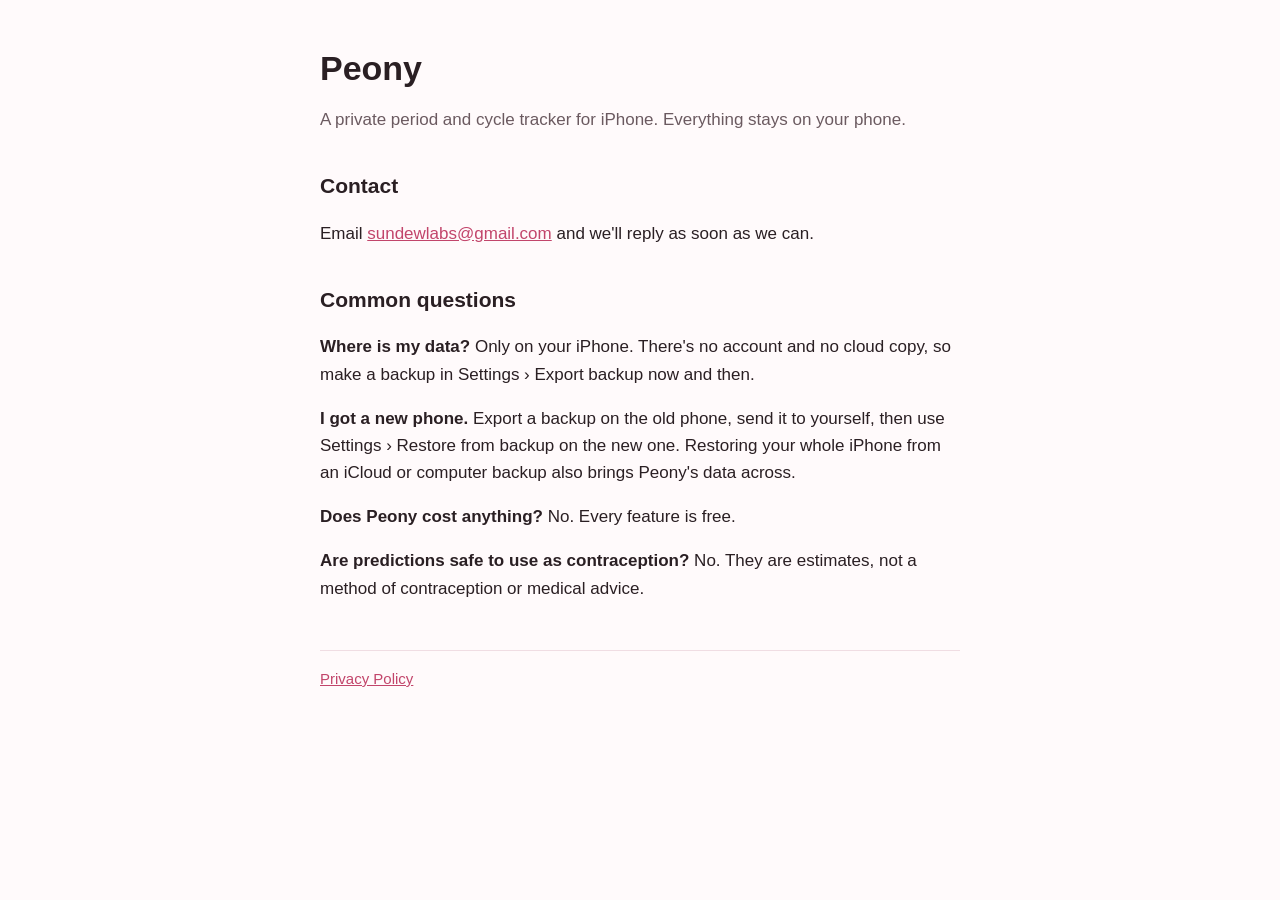
<file: index.html>
<!doctype html>
<html lang="en">
<head>
<meta charset="utf-8">
<meta name="viewport" content="width=device-width, initial-scale=1">
<title>Peony Support</title>
<link rel="stylesheet" href="style.css">
</head>
<body>
<main>
<h1>Peony</h1>
<p class="muted">A private period and cycle tracker for iPhone. Everything stays on your phone.</p>

<h2>Contact</h2>
<p>Email <a href="mailto:sundewlabs@gmail.com">sundewlabs@gmail.com</a> and we'll reply as soon as we can.</p>

<h2>Common questions</h2>
<p><strong>Where is my data?</strong> Only on your iPhone. There's no account and no cloud copy, so make a backup in Settings › Export backup now and then.</p>
<p><strong>I got a new phone.</strong> Export a backup on the old phone, send it to yourself, then use Settings › Restore from backup on the new one. Restoring your whole iPhone from an iCloud or computer backup also brings Peony's data across.</p>
<p><strong>Does Peony cost anything?</strong> No. Every feature is free.</p>
<p><strong>Are predictions safe to use as contraception?</strong> No. They are estimates, not a method of contraception or medical advice.</p>

<footer class="muted"><a href="privacy.html">Privacy Policy</a></footer>
</main>
</body>
</html>
</file>
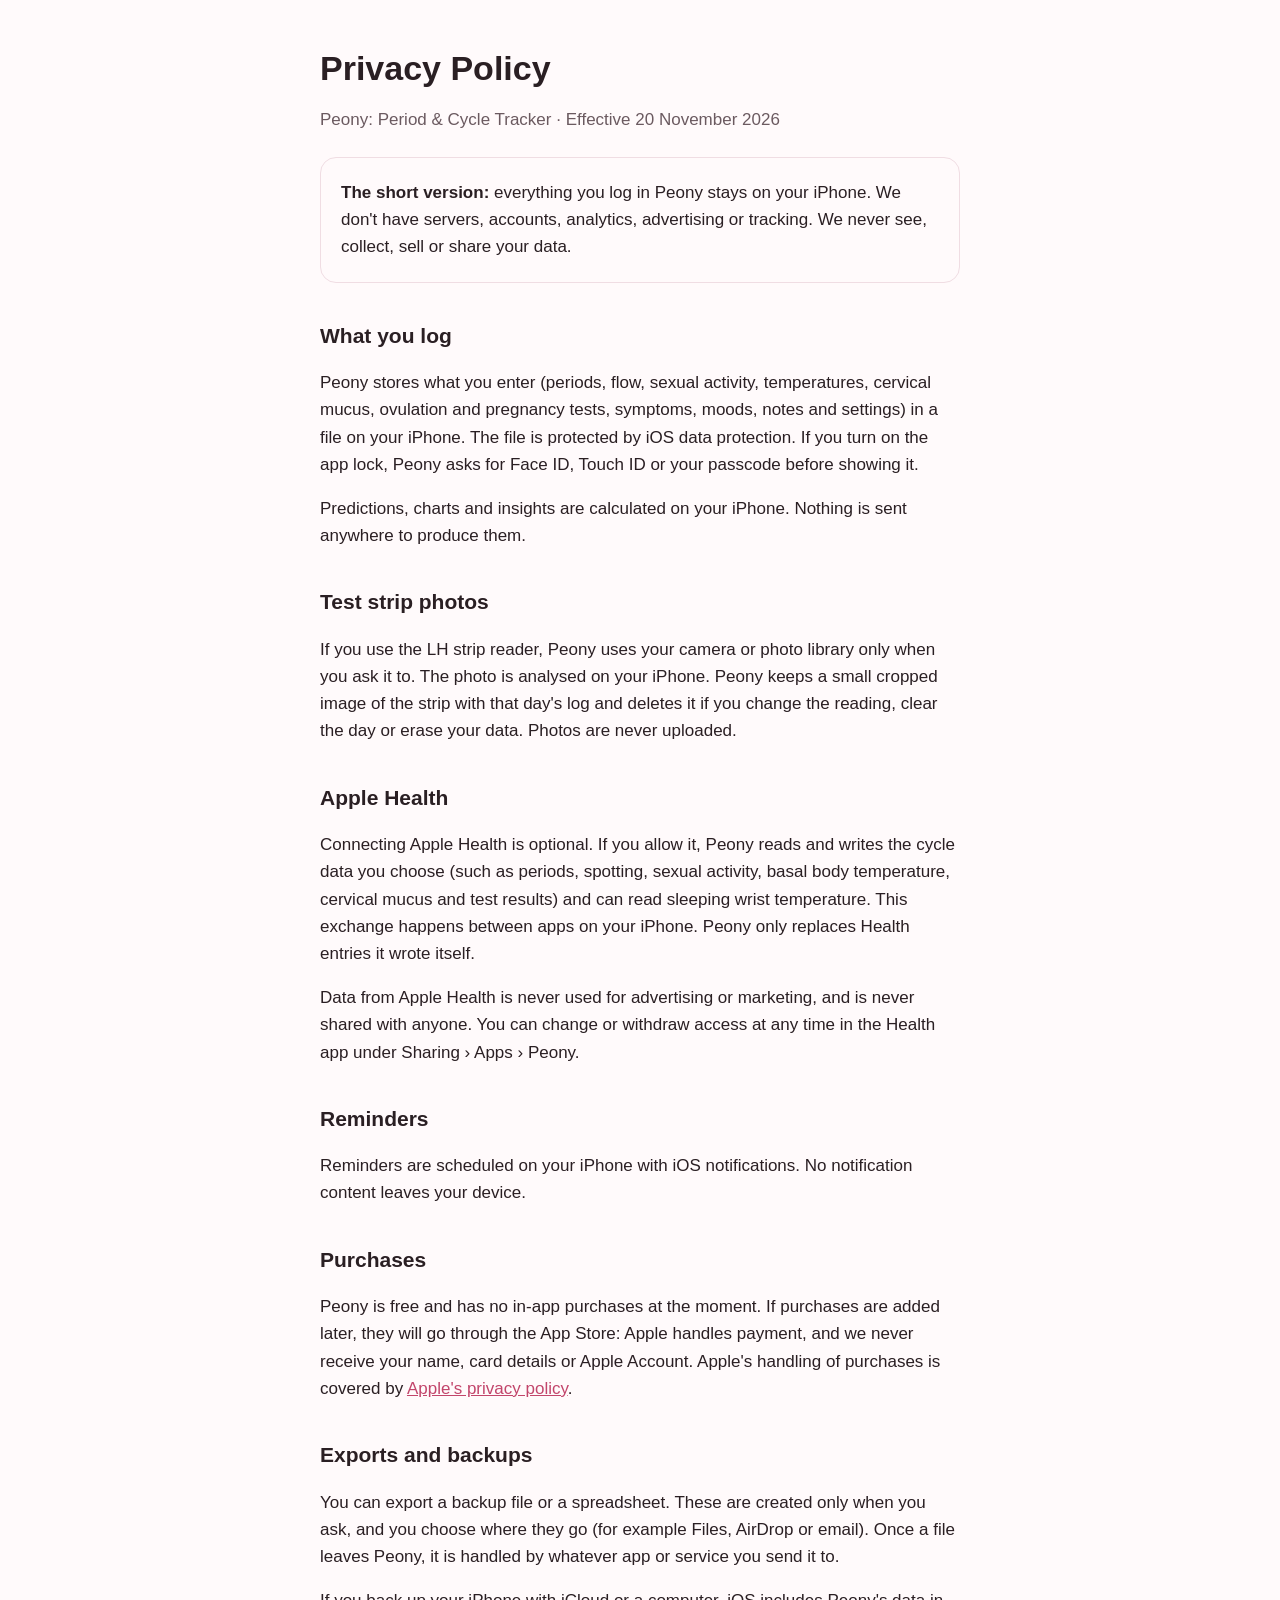
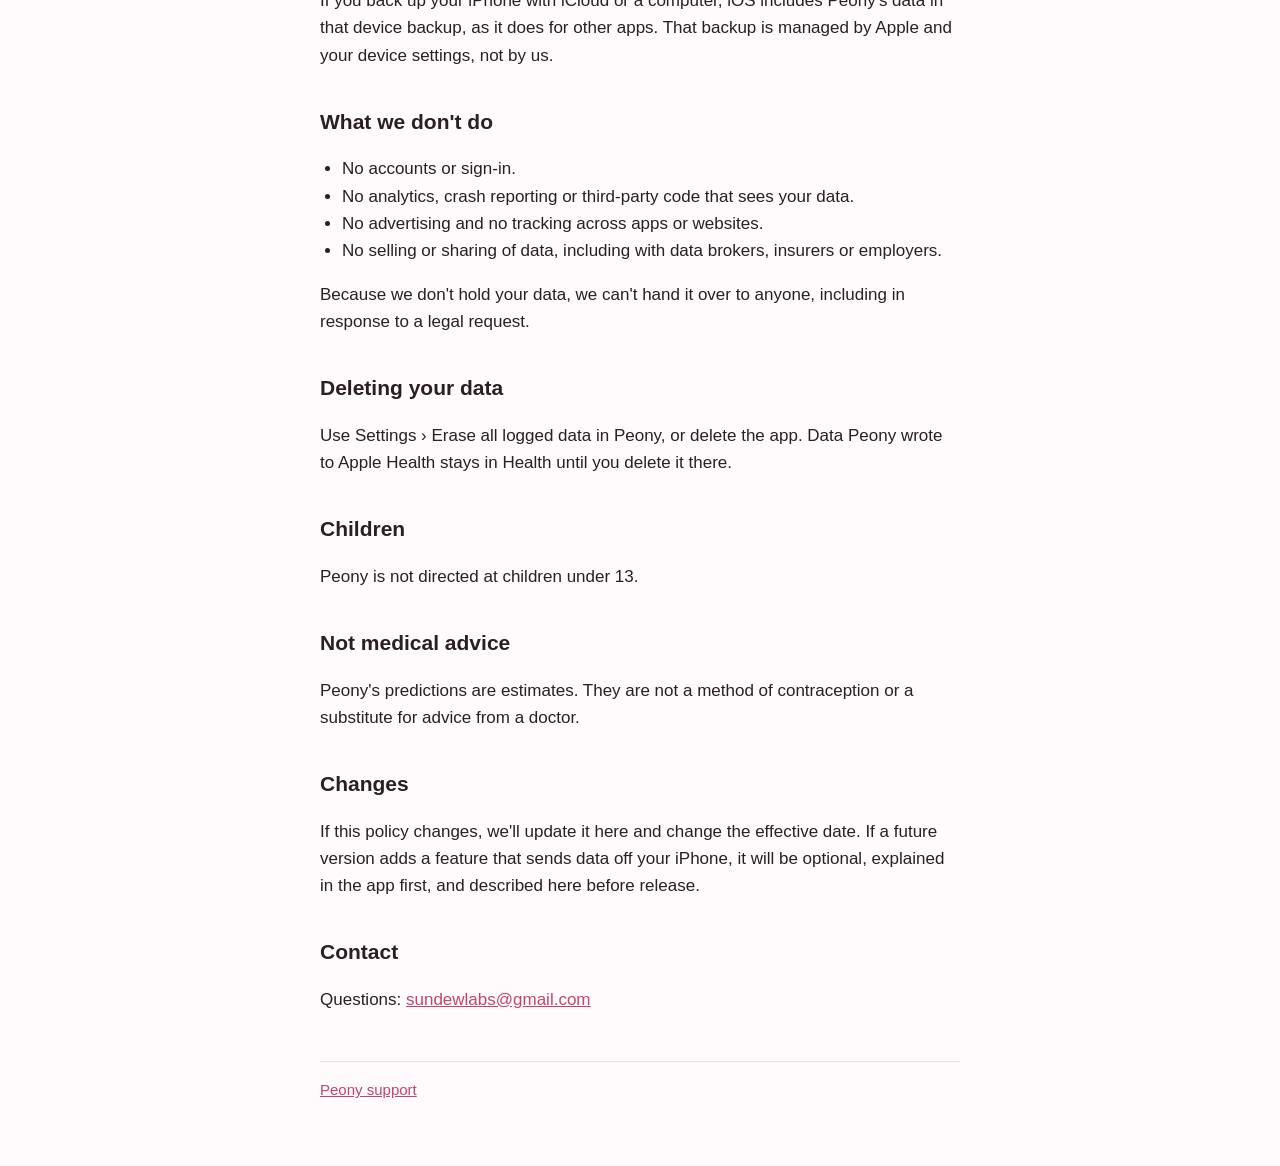
<file: privacy.html>
<!doctype html>
<html lang="en">
<head>
<meta charset="utf-8">
<meta name="viewport" content="width=device-width, initial-scale=1">
<title>Peony Privacy Policy</title>
<link rel="stylesheet" href="style.css">
</head>
<body>
<main>
<h1>Privacy Policy</h1>
<p class="muted">Peony: Period &amp; Cycle Tracker · Effective 20 November 2026</p>

<div class="summary">
<p><strong>The short version:</strong> everything you log in Peony stays on your iPhone. We don't have servers, accounts, analytics, advertising or tracking. We never see, collect, sell or share your data.</p>
</div>

<h2>What you log</h2>
<p>Peony stores what you enter (periods, flow, sexual activity, temperatures, cervical mucus, ovulation and pregnancy tests, symptoms, moods, notes and settings) in a file on your iPhone. The file is protected by iOS data protection. If you turn on the app lock, Peony asks for Face ID, Touch ID or your passcode before showing it.</p>
<p>Predictions, charts and insights are calculated on your iPhone. Nothing is sent anywhere to produce them.</p>

<h2>Test strip photos</h2>
<p>If you use the LH strip reader, Peony uses your camera or photo library only when you ask it to. The photo is analysed on your iPhone. Peony keeps a small cropped image of the strip with that day's log and deletes it if you change the reading, clear the day or erase your data. Photos are never uploaded.</p>

<h2>Apple Health</h2>
<p>Connecting Apple Health is optional. If you allow it, Peony reads and writes the cycle data you choose (such as periods, spotting, sexual activity, basal body temperature, cervical mucus and test results) and can read sleeping wrist temperature. This exchange happens between apps on your iPhone. Peony only replaces Health entries it wrote itself.</p>
<p>Data from Apple Health is never used for advertising or marketing, and is never shared with anyone. You can change or withdraw access at any time in the Health app under Sharing › Apps › Peony.</p>

<h2>Reminders</h2>
<p>Reminders are scheduled on your iPhone with iOS notifications. No notification content leaves your device.</p>

<h2>Purchases</h2>
<p>Peony is free and has no in-app purchases at the moment. If purchases are added later, they will go through the App Store: Apple handles payment, and we never receive your name, card details or Apple Account. Apple's handling of purchases is covered by <a href="https://www.apple.com/legal/privacy/">Apple's privacy policy</a>.</p>

<h2>Exports and backups</h2>
<p>You can export a backup file or a spreadsheet. These are created only when you ask, and you choose where they go (for example Files, AirDrop or email). Once a file leaves Peony, it is handled by whatever app or service you send it to.</p>
<p>If you back up your iPhone with iCloud or a computer, iOS includes Peony's data in that device backup, as it does for other apps. That backup is managed by Apple and your device settings, not by us.</p>

<h2>What we don't do</h2>
<ul>
<li>No accounts or sign-in.</li>
<li>No analytics, crash reporting or third-party code that sees your data.</li>
<li>No advertising and no tracking across apps or websites.</li>
<li>No selling or sharing of data, including with data brokers, insurers or employers.</li>
</ul>
<p>Because we don't hold your data, we can't hand it over to anyone, including in response to a legal request.</p>

<h2>Deleting your data</h2>
<p>Use Settings › Erase all logged data in Peony, or delete the app. Data Peony wrote to Apple Health stays in Health until you delete it there.</p>

<h2>Children</h2>
<p>Peony is not directed at children under 13.</p>

<h2>Not medical advice</h2>
<p>Peony's predictions are estimates. They are not a method of contraception or a substitute for advice from a doctor.</p>

<h2>Changes</h2>
<p>If this policy changes, we'll update it here and change the effective date. If a future version adds a feature that sends data off your iPhone, it will be optional, explained in the app first, and described here before release.</p>

<h2>Contact</h2>
<p>Questions: <a href="mailto:sundewlabs@gmail.com">sundewlabs@gmail.com</a></p>

<footer class="muted"><a href="index.html">Peony support</a></footer>
</main>
</body>
</html>
</file>
<file: style.css>
:root { --bg: #fffafb; --text: #2a1f23; --muted: #6b5a60; --accent: #c2456b; --line: #f0dde3; }
@media (prefers-color-scheme: dark) { :root { --bg: #1a1316; --text: #f5eaee; --muted: #b9a5ad; --accent: #f07a9c; --line: #3a2a30; } }
* { box-sizing: border-box; }
body { margin: 0; background: var(--bg); color: var(--text); font: 17px/1.6 -apple-system, BlinkMacSystemFont, "Segoe UI", sans-serif; }
main { max-width: 680px; margin: 0 auto; padding: 48px 20px 64px; }
h1 { font-size: 34px; line-height: 1.2; margin: 0 0 4px; }
h2 { font-size: 21px; margin: 36px 0 8px; }
p, li { color: var(--text); }
.muted { color: var(--muted); }
a { color: var(--accent); }
ul { padding-left: 22px; }
.summary { border: 1px solid var(--line); border-radius: 16px; padding: 4px 20px; margin: 24px 0; }
footer { margin-top: 48px; border-top: 1px solid var(--line); padding-top: 16px; font-size: 15px; }
</file>
